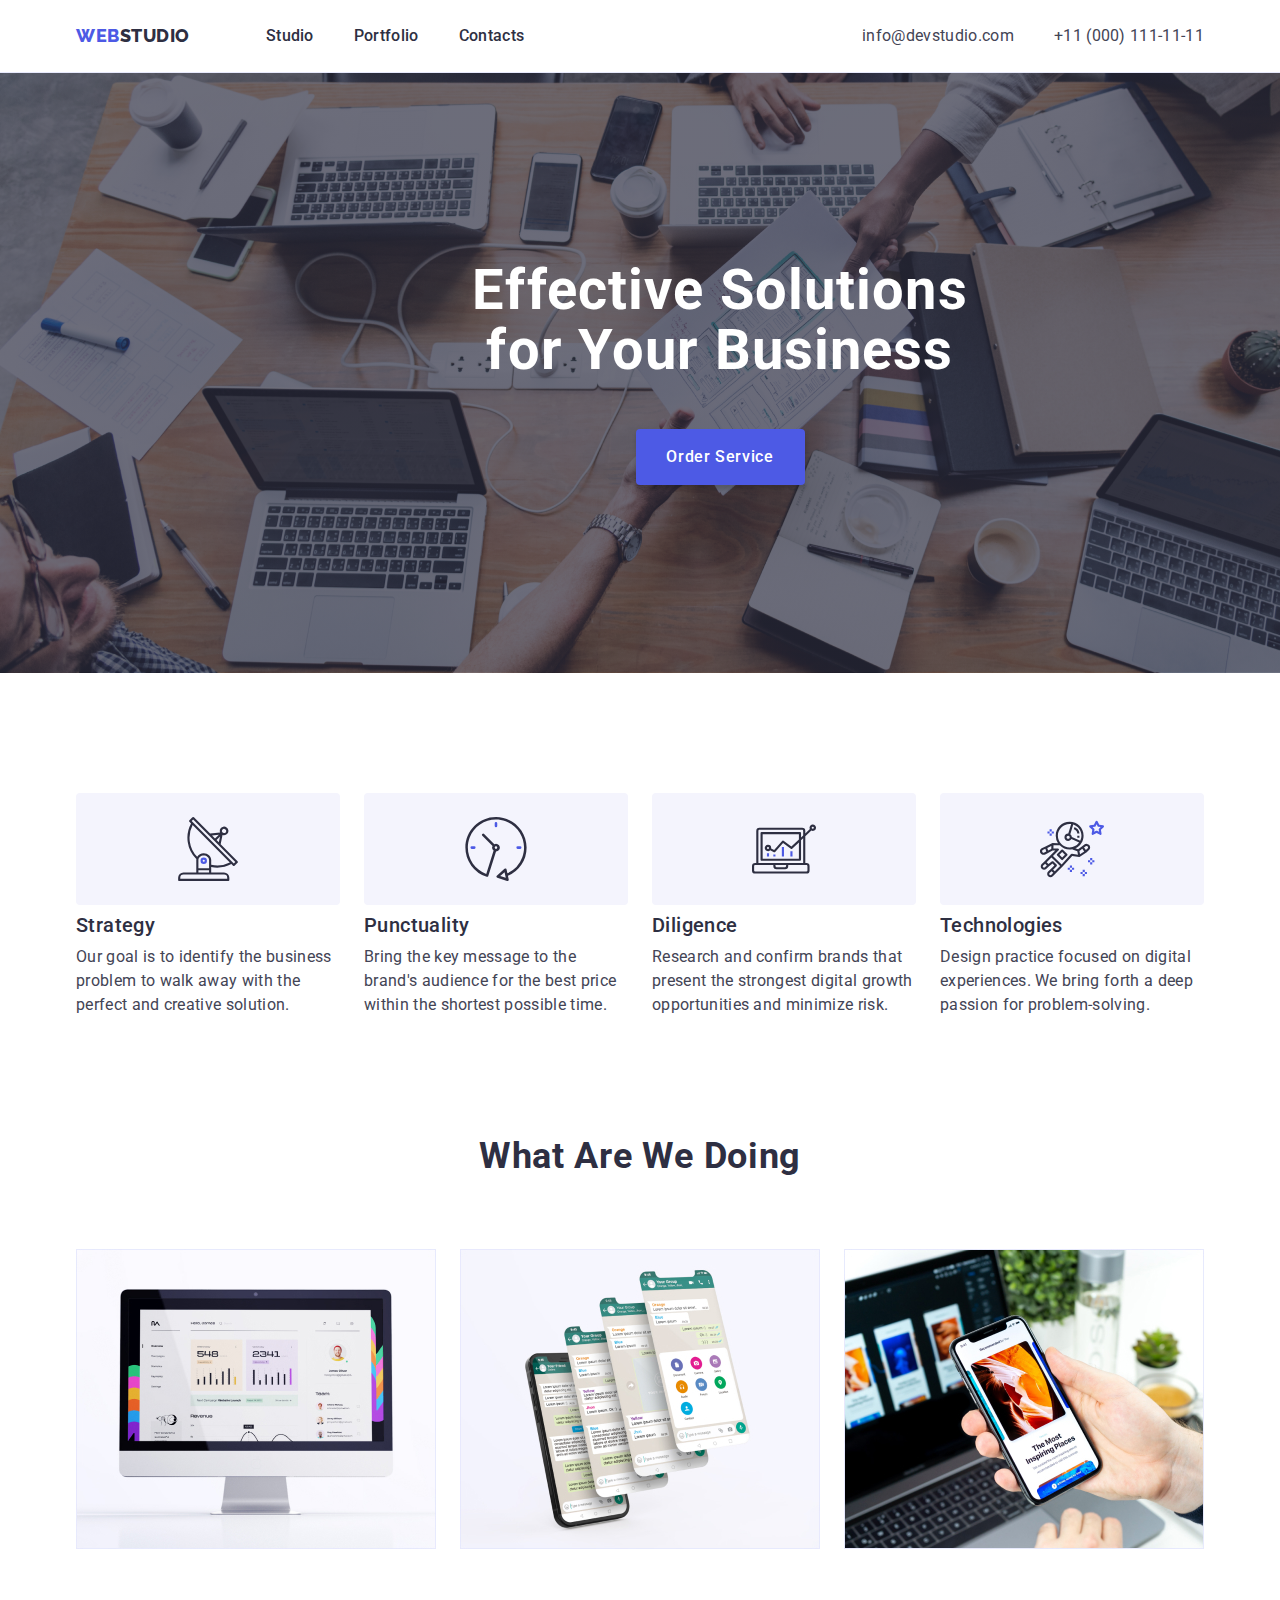
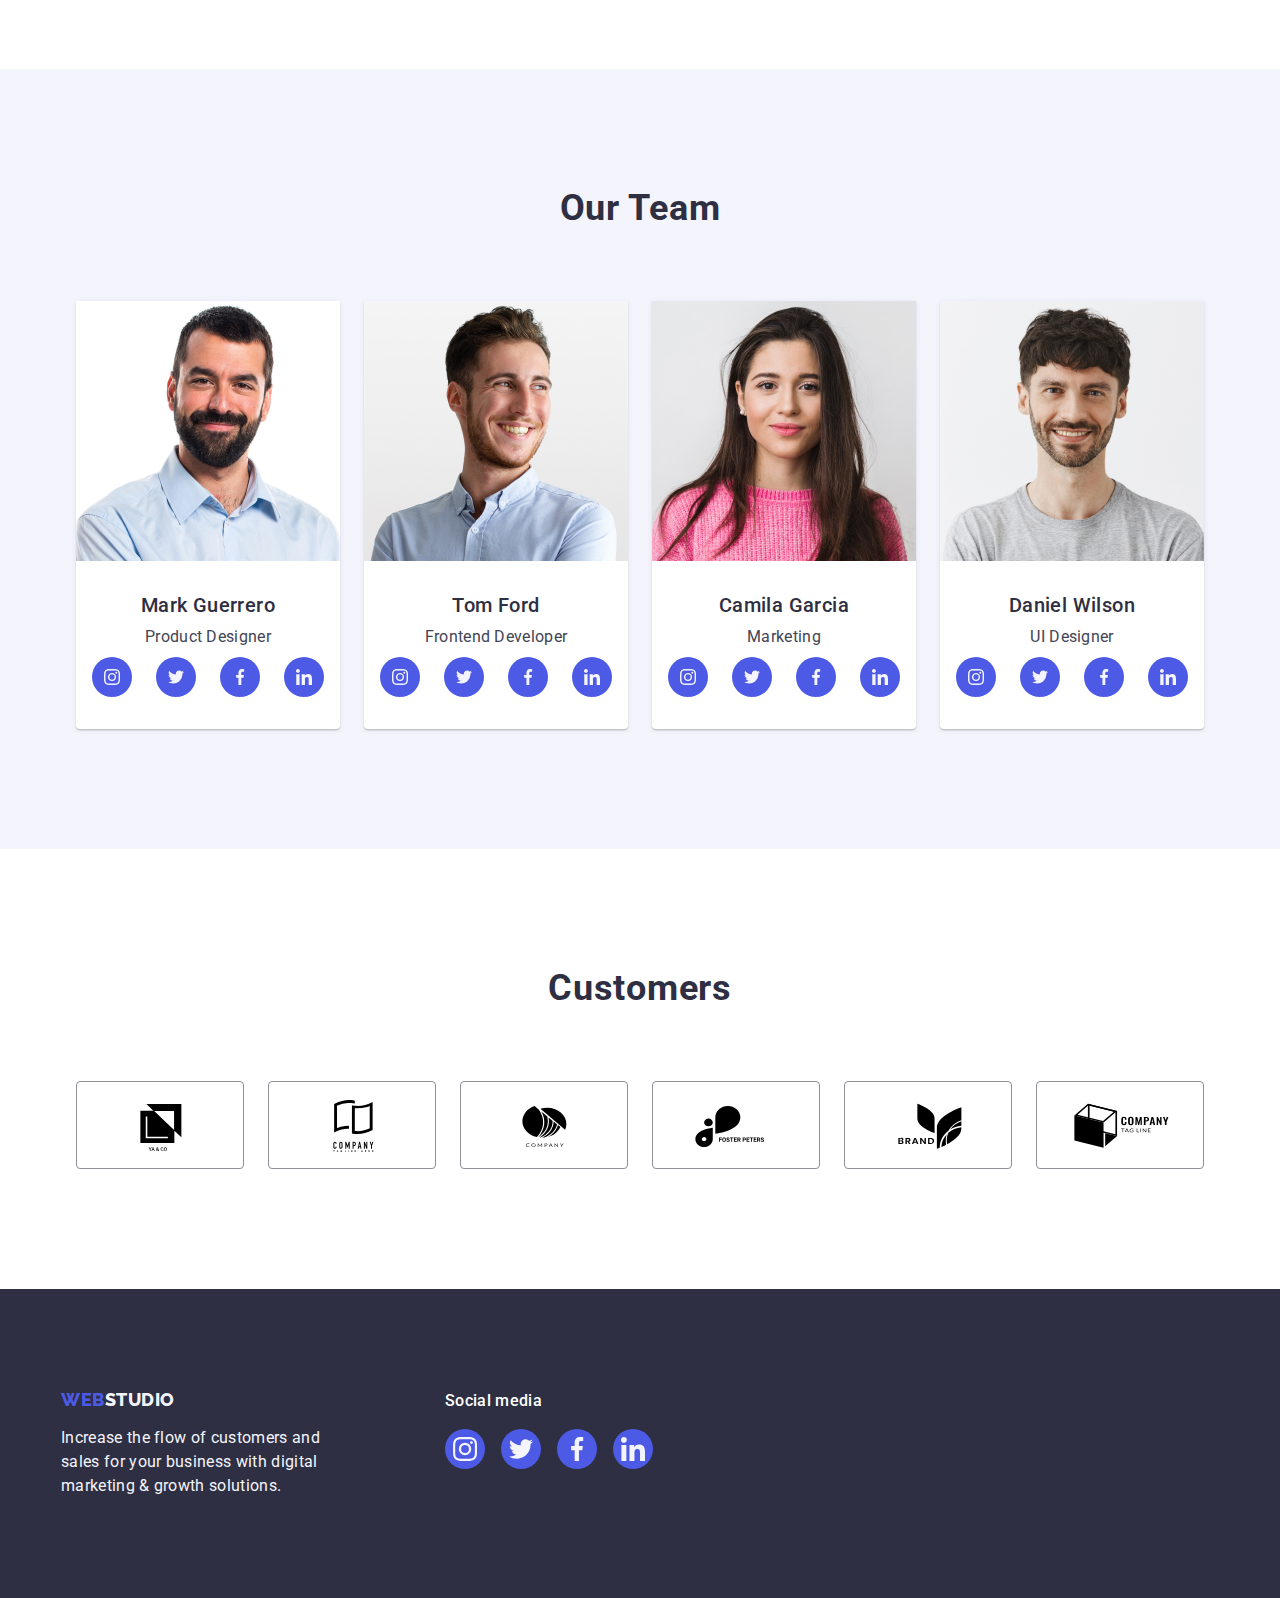
<file: index.html>
<!DOCTYPE html>
<html lang="en">

<head>
    <meta charset="UTF-8">
    <meta http-equiv="X-UA-Compatible" content="IE=edge">
    <meta name="viewport" content="width=device-width, initial-scale=1.0">
    <link rel="preconnect" href="https://fonts.googleapis.com">
    <link rel="preconnect" href="https://fonts.gstatic.com" crossorigin>
    <link href="https://fonts.googleapis.com/css2?family=Raleway:wght@800&family=Roboto:wght@400;500;700&display=swap"
        rel="stylesheet">
    <link rel="stylesheet"
        href="https://cdnjs.cloudflare.com/ajax/libs/modern-normalize/1.0.0/modern-normalize.min.css" />
    <link rel="stylesheet" href="./css/stayl.css">
    <title>Main Page</title>

</head>

<body>
    <header class="header">
        <div class="container header-container">
            <nav class="header-navigation">
                <a class="logo link" href="./index.html">Web<span class="logo-header">Studio</span></a>
                <ul class="header-list list">
                    <li>
                        <a class="link-menu link" href="./index.html">Studio</a>
                    </li>
                    <li>
                        <a class="link-menu link" href="./portfolio.html">Portfolio</a>
                    </li>
                    <li>
                        <a class="link-menu link" href="">Contacts</a>
                    </li>
                </ul>
            </nav>
            <address class="contact">
                <ul class="header-list list">
                    <li>
                        <a class="contact-info link" href="mailto:info@devstudio.com">info@devstudio.com</a>
                    </li>
                    <li>
                        <a class="contact-info link" href="tel:+110001111111">+11 (000) 111-11-11</a>
                    </li>
                </ul>
            </address>
        </div>


    </header>
    <main>
        <section class="title-section">
            <div class="container">
                <h1 class="title-header">
                    Effective Solutions
                    for Your Business
                </h1>
                <button class="button-studio" type="button">Order Service</button>
            </div>
        </section>
        <section class="digital-container">
            <div class="container ">
                <h2 class="digital-title visually-hidden"> Our Goals</h2>
                    <ul class="list digital-element">
                        <li class="digital-list">
                            <div class="digital-icon">
                                <svg width="64" height="64">
                                    <use href="./images/icons.svg#icon-antenna" ></use>
                                </svg>
                            </div>
                            <h3 class="title">Strategy</h3>
                            <p class="digital-text">Our goal is to identify the business
                                problem to walk away with the perfect and creative solution. </p>
                        </li>
                        <li class="digital-list">
                            <div class="digital-icon">
                                <svg width="64" height="64">
                                    <use href="./images/icons.svg#icon-clock"></use>
                                </svg>
                            </div>
                            <h3 class="title">Punctuality</h3>
                            <p class="digital-text">Bring the key message to the brand's audience for the best price within
                                the
                                shortest possible
                                time.</p>
                        </li>
                        <li class="digital-list">
                            <div class="digital-icon">
                                <svg width="64" height="64">
                                    <use href="./images/icons.svg#icon-diagram"></use>
                                </svg>
                            </div>
                            <h3 class="title">Diligence</h3>
                            <p class="digital-text">Research and confirm brands that present the strongest digital growth
                                opportunities and minimize
                                risk.</p>
                        </li>
                        <li class="digital-list">
                            <div class="digital-icon">
                                <svg width="64" height="64">
                                    <use href="./images/icons.svg#icon-astronaut"></use>
                                </svg>
                            </div>
                            <h3 class="title">Technologies</h3>
                            <p class="digital-text">Design practice focused on digital experiences. We bring forth a deep
                                passion for
                                problem-solving.</p>
                        </li>
                    </ul>
                
            </div>
        </section>
        <section class="applications-cotainer">
            <div class="container ">
                <h2 class="applications">What are we doing</h2>
                <ul class="list applications-list">
                    <li class="applications-img">
                        <img src="./images/products(1).jpg" alt="a computer with an open website" width="360"
                            height="300">
                    </li>
                    <li class="applications-img">
                        <img src="./images/products(2).jpg" alt="application on the phone" width="360" height="300">
                    </li>
                    <li class="applications-img">
                        <img src="./images/products(3).jpg" alt="the man holds the phone in his hands" width="360"
                            height="300">
                    </li>
                </ul>
            </div>
        </section>
        <section class="staff staff-container">
            <div class="container">
                <h2 class="applications">Our Team</h2>
                <ul class="list staff-list">
                    <li class="staff-background">
                        <img src="./images/team1.jpg" alt="man with a beard in a blue shirt" width="264" height="260">
                        <div class="staff-information">
                            <h3 class="title staff-name">Mark Guerrero</h3>
                            <p class="staff-text">Product Designer</p>
                            <ul class="staff-soc-list list">
                                <li class="staff-soc-item">
                                    <a class="staff-soc-link link" target="_blank" rel="noopener noreferrer" href="">
                                        <svg class="staff-soc-icon" width="16" height="16">
                                            <use href="./images/icons.svg#icon-instagram-2"></use>
                                        </svg>
                                    </a>
                                </li>
                                <li class="staff-soc-item">
                                    <a class="staff-soc-link link" target="_blank" rel="noopener noreferrer" href="">
                                        <svg class="staff-soc-icon" width="16" height="16">
                                            <use href="./images/icons.svg#icon-twitter-1"></use>
                                        </svg>
                                    </a>
                                </li>
                                <li class="staff-soc-item">
                                    <a class="staff-soc-link link" target="_blank" rel="noopener noreferrer" href="">
                                        <svg class="staff-soc-icon" width="16" height="16">
                                            <use href="./images/icons.svg#icon-facebook-1"></use>
                                        </svg>
                                    </a>
                                </li>
                                <li class="staff-soc-item">
                                    <a class="staff-soc-link link" target="_blank" rel="noopener noreferrer" href="">
                                        <svg class="staff-soc-icon" width="16" height="16">
                                            <use href="./images/icons.svg#icon-linkedin-1"></use>
                                        </svg>
                                    </a>
                                </li>
                            </ul>
                        </div>

                    </li>
                    <li class="staff-background">
                        <img src="./images/team2.jpg" alt="man with a smile in a blue shirt" width="264" height="260">
                        <div class="staff-information">
                            <h3 class="title staff-name">Tom Ford</h3>
                            <p class="staff-text">Frontend Developer</p>
                            <ul class="staff-soc-list list">
                                <li class="staff-soc-item">
                                    <a class="staff-soc-link link" target="_blank" rel="noopener noreferrer" href="">
                                        <svg class="staff-soc-icon" width="16" height="16">
                                            <use href="./images/icons.svg#icon-instagram-2"></use>
                                        </svg>
                                    </a>
                                </li>
                                <li class="staff-soc-item">
                                    <a class="staff-soc-link link" target="_blank" rel="noopener noreferrer" href="">
                                        <svg class="staff-soc-icon" width="16" height="16">
                                            <use href="./images/icons.svg#icon-twitter-1"></use>
                                        </svg>
                                    </a>
                                </li>
                                <li class="staff-soc-item">
                                    <a class="staff-soc-link link" target="_blank" rel="noopener noreferrer" href="">
                                        <svg class="staff-soc-icon" width="16" height="16">
                                            <use href="./images/icons.svg#icon-facebook-1"></use>
                                        </svg>
                                    </a>
                                </li>
                                <li class="staff-soc-item">
                                    <a class="staff-soc-link link" target="_blank" rel="noopener noreferrer" href="">
                                        <svg class="staff-soc-icon" width="16" height="16">
                                            <use href="./images/icons.svg#icon-linkedin-1"></use>
                                        </svg>
                                    </a>
                                </li>
                            </ul>
                        </div>

                    </li>
                    <li class="staff-background">
                        <img src="./images/team3.jpg" alt="beautiful girl in a pink sweater" width="264" height="260">
                        <div class="staff-information">
                            <h3 class="title staff-name">Camila Garcia</h3>
                            <p class="staff-text">Marketing</p>
                            <ul class="staff-soc-list list">
                                <li class="staff-soc-item">
                                    <a class="staff-soc-link link" target="_blank" rel="noopener noreferrer" href="">
                                        <svg class="staff-soc-icon" width="16" height="16">
                                            <use href="./images/icons.svg#icon-instagram-2"></use>
                                        </svg>
                                    </a>
                                </li>
                                <li class="staff-soc-item">
                                    <a class="staff-soc-link link" target="_blank" rel="noopener noreferrer" href="">
                                        <svg class="staff-soc-icon" width="16" height="16">
                                            <use href="./images/icons.svg#icon-twitter-1"></use>
                                        </svg>
                                    </a>
                                </li>
                                <li class="staff-soc-item">
                                    <a class="staff-soc-link link" target="_blank" rel="noopener noreferrer" href="">
                                        <svg class="staff-soc-icon" width="16" height="16">
                                            <use href="./images/icons.svg#icon-facebook-1"></use>
                                        </svg>
                                    </a>
                                </li>
                                <li class="staff-soc-item">
                                    <a class="staff-soc-link link" target="_blank" rel="noopener noreferrer" href="">
                                        <svg class="staff-soc-icon" width="16" height="16">
                                            <use href="./images/icons.svg#icon-linkedin-1"></use>
                                        </svg>
                                    </a>
                                </li>
                            </ul>
                        </div>

                    </li>
                    <li class="staff-background">
                        <img src="./images/team4.jpg" alt="man in a gray T-shirt" width="264" height="260">
                        <div class="staff-information">
                            <h3 class="title staff-name">Daniel Wilson</h3>
                            <p class="staff-text">UI Designer</p>
                            <ul class="staff-soc-list list">
                                <li class="staff-soc-item">
                                    <a class="staff-soc-link link" target="_blank" rel="noopener noreferrer" href="">
                                        <svg class="staff-soc-icon" width="16" height="16">
                                            <use href="./images/icons.svg#icon-instagram-2"></use>
                                        </svg>
                                    </a>
                                </li>
                                <li class="staff-soc-item">
                                    <a class="staff-soc-link link" target="_blank" rel="noopener noreferrer" href="">
                                        <svg class="staff-soc-icon" width="16" height="16">
                                            <use href="./images/icons.svg#icon-twitter-1"></use>
                                        </svg>
                                    </a>
                                </li>
                                <li class="staff-soc-item">
                                    <a class="staff-soc-link link" target="_blank" rel="noopener noreferrer" href="">
                                        <svg class="staff-soc-icon" width="16" height="16">
                                            <use href="./images/icons.svg#icon-facebook-1"></use>
                                        </svg>
                                    </a>
                                </li>
                                <li class="staff-soc-item">
                                    <a class="staff-soc-link link" target="_blank" rel="noopener noreferrer" href="">
                                        <svg class="staff-soc-icon" width="16" height="16">
                                            <use href="./images/icons.svg#icon-linkedin-1"></use>
                                        </svg>
                                    </a>
                                </li>
                            </ul>
                        </div>
                    </li>
                </ul>
            </div>
        </section>
        <section class="customers">
            <div class="container">
                <h2 class="applications">Customers</h2>
                <ul class="customers-list list">
                    <li class="customers-item">
                        <a class="customers-link link" href="">
                            <svg class="customers-icon" width="104" height="56" >
                                <use href="./images/icons.svg#icon-yaco"></use>
                            </svg>
                        </a>
                    </li>
                    <li class="customers-item">
                        <a class="customers-link link" href="">
                            <svg class="customers-icon" width="104" height="56">
                                <use href="./images/icons.svg#icon-tagline"></use>
                            </svg>
                        </a>
                    </li>
                    <li class="customers-item">
                        <a class="customers-link link" href="">
                            <svg class="customers-icon" width="104" height="56">
                                <use href="./images/icons.svg#icon-company1"></use>
                            </svg>
                        </a>
                    </li>
                    <li class="customers-item">
                        <a class="customers-link link" href="">
                            <svg class="customers-icon" width="104" height="56">
                                <use href="./images/icons.svg#icon-foster"></use>
                            </svg>
                        </a>
                    </li>
                    <li class="customers-item">
                        <a class="customers-link link" href="">
                            <svg class="customers-icon" width="104" height="56">
                                <use href="./images/icons.svg#icon-brand"></use>
                            </svg>
                        </a>
                    </li>
                    <li class="customers-item">
                        <a class="customers-link link" href="">
                            <svg class="customers-icon" width="104" height="56">
                                <use href="./images/icons.svg#icon-company"></use>
                            </svg>
                        </a>
                    </li>
                </ul>
            </div>
        </section>
    </main>
    <footer class="footer ">
        <div class="container footer-container">
            <div class="footer-logo-box">
                <a class="logo-footer link" href="./index.html">Web<span class="logo-footer-part">Studio</span></a>
                <p class="footer-content">Increase the flow of customers and sales for your business with digital
                    marketing
                    &
                    growth solutions.</p>
            </div>
            <div class="footer-soc-media">
                <p class="footer-media">Social media</p>

                <ul class="footer-soc-list list">
                    <li class="footer-soc-item">
                        <a class="footer-soc-link link" target="_blank" rel="noopener noreferrer" href="">
                            <svg class="footer-soc-icon" width="24" height="24">
                                <use href="./images/icons.svg#icon-instagram-2"></use>
                            </svg>
                        </a>
                    </li>
                    <li class="footer-soc-item">
                        <a class="footer-soc-link link" target="_blank" rel="noopener noreferrer" href="">
                            <svg class="footer-soc-icon" width="24" height="24">
                                <use href="./images/icons.svg#icon-twitter-1"></use>
                            </svg>
                        </a>
                    </li>
                    <li class="footer-soc-item">
                        <a class="footer-soc-link link" target="_blank" rel="noopener noreferrer" href="">
                            <svg class="footer-soc-icon" width="24" height="24">
                                <use href="./images/icons.svg#icon-facebook-1"></use>
                            </svg>
                        </a>
                    </li>
                    <li class="footer-soc-item">
                        <a class="footer-soc-link link" target="_blank" rel="noopener noreferrer" href="">
                            <svg class="footer-soc-icon" width="24" height="24">
                                <use href="./images/icons.svg#icon-linkedin-1"></use>
                            </svg>
                        </a>
                    </li>
                </ul>
            </div>
        </div>
    </footer>

</body>

</html>
</file>
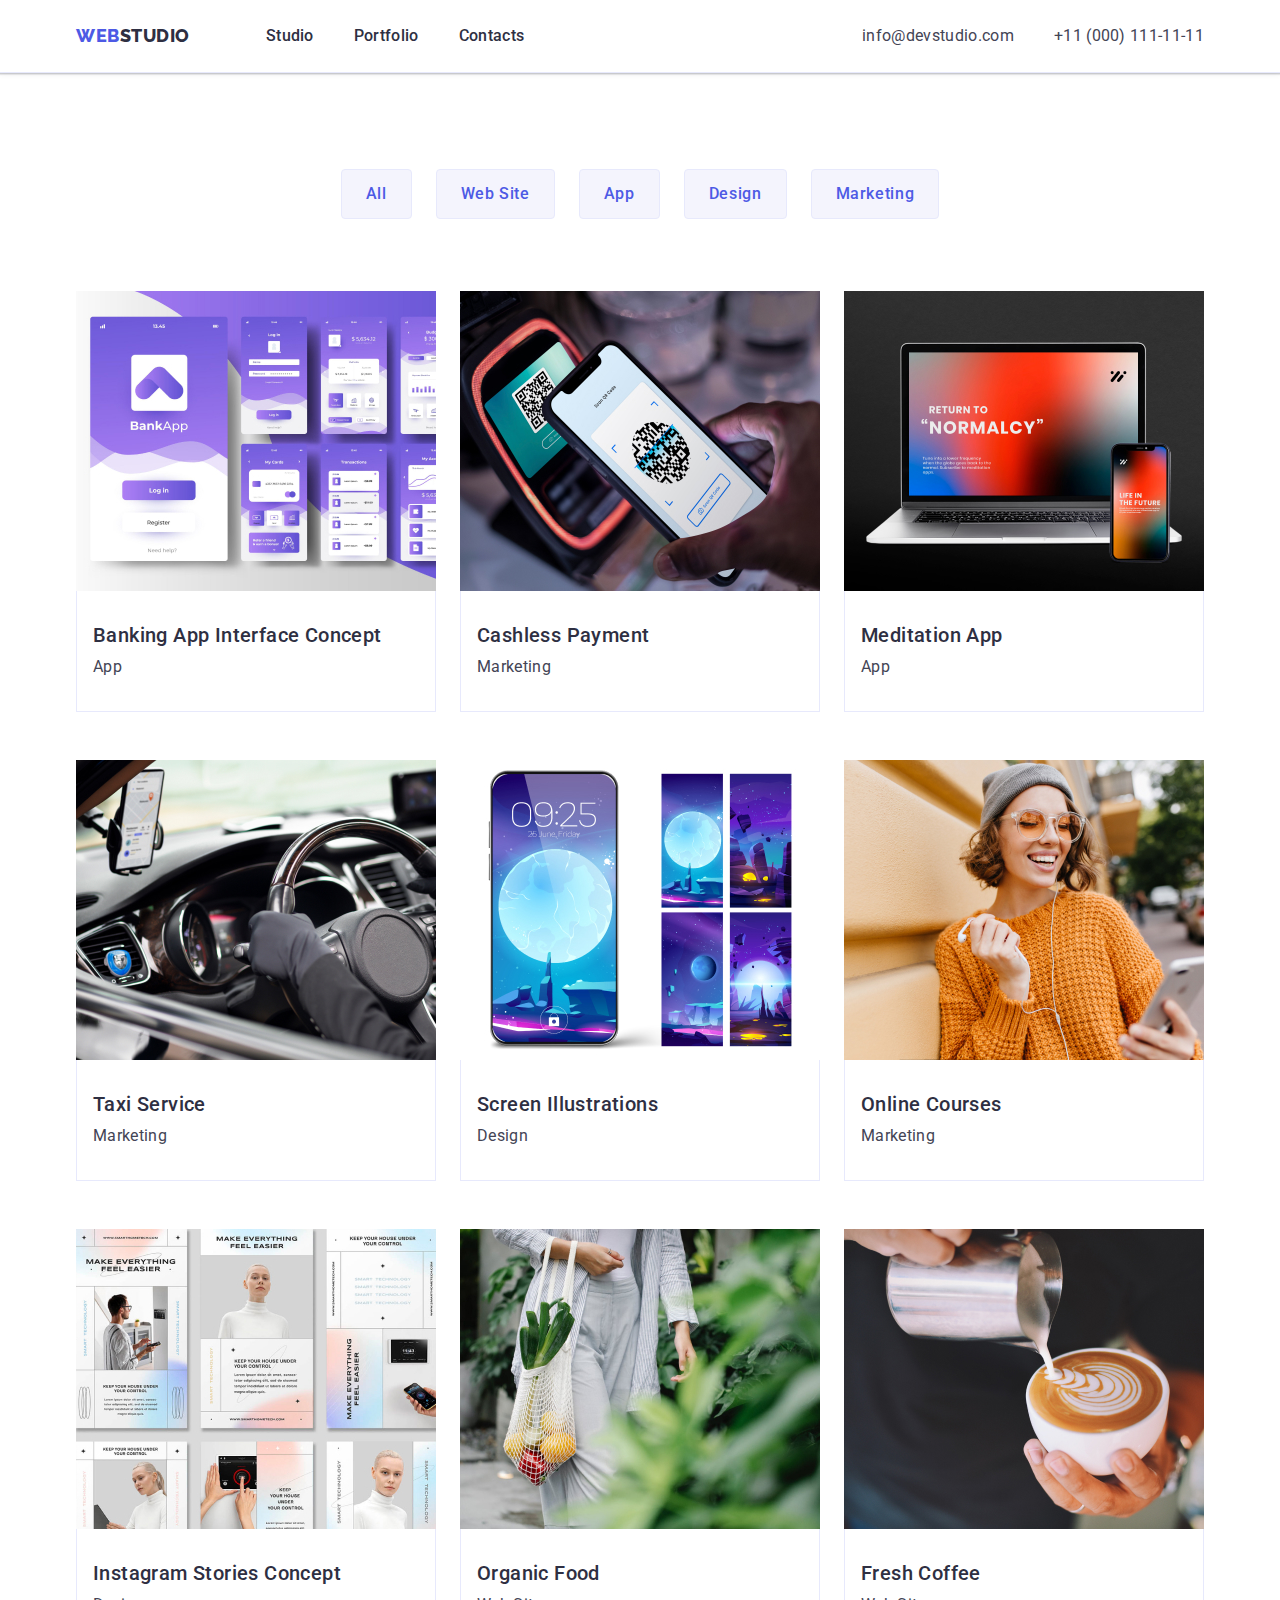
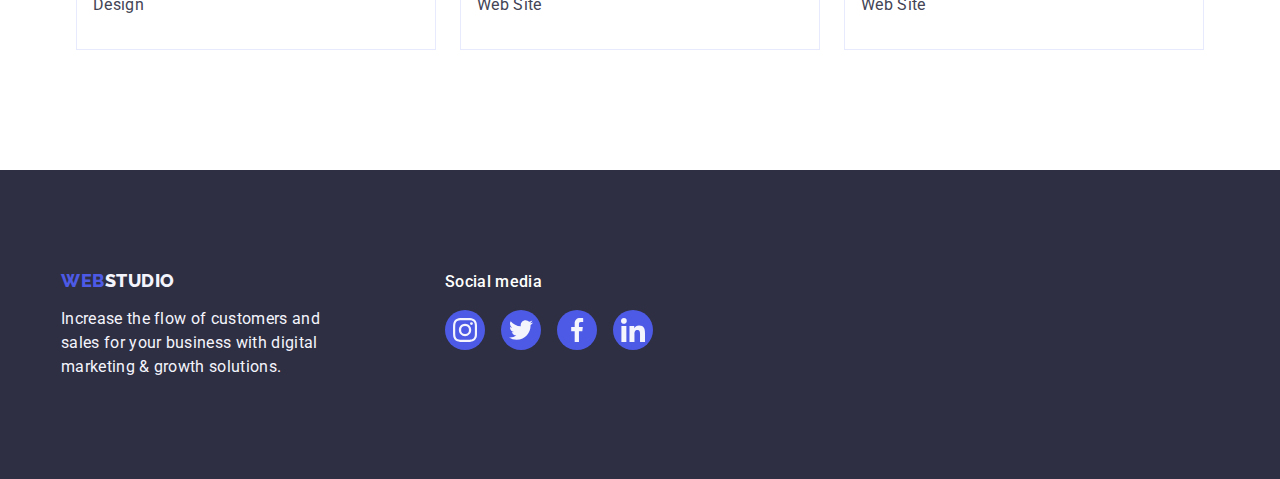
<file: portfolio.html>
<!DOCTYPE html>
<html lang="en">

<head>
    <meta charset="UTF-8">
    <meta http-equiv="X-UA-Compatible" content="IE=edge">
    <meta name="viewport" content="width=device-width, initial-scale=1.0">
    <link rel="preconnect" href="https://fonts.googleapis.com">
    <link rel="preconnect" href="https://fonts.gstatic.com" crossorigin>
    <link href="https://fonts.googleapis.com/css2?family=Raleway:wght@800&family=Roboto:wght@400;500;700&display=swap"
        rel="stylesheet">
    <link rel="stylesheet"
        href="https://cdnjs.cloudflare.com/ajax/libs/modern-normalize/1.0.0/modern-normalize.min.css" />
    <link rel="stylesheet" href="./css/stayl.css">
    <title>Portfolio</title>
</head>

<body>
    <header class="header">
        <div class="container header-container">
            <nav class="header-navigation">
                <a class="logo link" href="./index.html">Web<span class="logo-header">Studio</span></a>
                <ul class="header-list list">
                    <li>
                        <a class="link-menu link" href="./index.html">Studio</a>
                    </li>
                    <li>
                        <a class="link-menu link" href="./portfolio.html">Portfolio</a>
                    </li>
                    <li>
                        <a class="link-menu link" href="">Contacts</a>
                    </li>
                </ul>
            </nav>
            <address class="contact">
                <ul class="header-list list">
                    <li>
                        <a class="contact-info link" href="mailto:info@devstudio.com">info@devstudio.com</a>
                    </li>
                    <li>
                        <a class="contact-info link" href="tel:+110001111111">+11 (000) 111-11-11</a>
                    </li>
                </ul>
            </address>
        </div>
    </header>
    <main>
        <section class="portfolio-section">
            <div class="container">
                <h1 class="visually-hidden">Filter</h1>
                <ul class="list button-list">
                    <li>
                        <button class="button-portfolio" type="button">All</button>
                    </li>
                    <li>
                        <button class="button-portfolio" type="button">Web Site</button>
                    </li>
                    <li>
                        <button class="button-portfolio" type="button">App</button>
                    </li>
                    <li>
                        <button class="button-portfolio" type="button">Design</button>
                    </li>
                    <li>
                        <button class="button-portfolio" type="button">Marketing</button>
                    </li>
                </ul>

                <ul class="list programs-list">
                    <li class="programs">
                        <a class="link programs-link" href="">
                            <img src="./images/portfolio1.jpg" alt="application" width="360" height="300">
                            <div class="projects">
                                <h2 class="projects-name">Banking App Interface Concept</h2>
                                <p class="projects-tipe">App</p>
                            </div>
                        </a>
                    </li>
                    <li class="programs">
                        <a class="link programs-link" href="">
                            <img src="./images/portfolio2.jpg" alt="application" width="360" height="300">
                            <div class="projects">
                                <h2 class="projects-name">Cashless Payment</h2>
                                <p class="projects-tipe">Marketing</p>
                            </div>
                        </a>
                    </li>
                    <li class="programs">
                        <a class="link programs-link" href="">
                            <img src="./images/portfolio3.jpg" alt="application" width="360" height="300">
                            <div class="projects">
                                <h2 class="projects-name">Meditation App</h2>
                                <p class="projects-tipe">App</p>
                            </div>
                        </a>
                    </li>
                    <li class="programs">
                        <a class="link programs-link" href="">
                            <img src="./images/portfolio4.jpg" alt="application" width="360" height="300">
                            <div class="projects">
                                <h2 class="projects-name">Taxi Service</h2>
                                <p class="projects-tipe">Marketing</p>
                            </div>
                        </a>
                    </li>
                    <li class="programs">
                        <a class="link programs-link" href="">
                            <img src="./images/portfolio5.jpg" alt="application" width="360" height="300">
                            <div class="projects">
                                <h2 class="projects-name">Screen Illustrations</h2>
                                <p class="projects-tipe">Design</p>
                            </div>

                        </a>
                    </li>
                    <li class="programs programs-link">
                        <a class="link programs-link" href="">
                            <img src="./images/portfolio6.jpg" alt="application" width="360" height="300">
                            <div class="projects">
                                <h2 class="projects-name">Online Courses</h2>
                                <p class="projects-tipe">Marketing</p>
                            </div>
                        </a>
                    </li>
                    <li class="programs programs-link">
                        <a class="link programs-link" href="">
                            <img src="./images/portfolio7.jpg" alt="application" width="360" height="300">
                            <div class="projects">
                                <h2 class="projects-name">Instagram Stories Concept</h2>
                                <p class="projects-tipe">Design</p>
                            </div>
                        </a>
                    </li>
                    <li class="programs programs-link">
                        <a class="link programs-link" href="">
                            <img src="./images/portfolio8.jpg" alt="application" width="360" height="300">
                            <div class="projects">
                                <h2 class="projects-name">Organic Food</h2>
                                <p class="projects-tipe">Web Site</p>
                            </div>
                        </a>
                    </li>
                    <li class="programs programs-link">
                        <a class="link programs-link" href="">
                            <img src="./images/portfolio9.jpg" alt="application" width="360" height="300">
                            <div class="projects">
                                <h2 class="projects-name">Fresh Coffee</h2>
                                <p class="projects-tipe">Web Site</p>
                            </div>
                        </a>
                    </li>
                </ul>
            </div>
        </section>
    </main>

    <footer class="footer ">
        <div class="container footer-container">
            <div class="footer-logo-box">
                <a class="logo-footer link" href="./index.html">Web<span class="logo-footer-part">Studio</span></a>
                <p class="footer-content">Increase the flow of customers and sales for your business with digital
                    marketing
                    &
                    growth solutions.</p>
            </div>
            <div class="footer-soc-media">
                <p class="footer-media">Social media</p>

                <ul class="footer-soc-list list">
                    <li class="footer-soc-item">
                        <a class="footer-soc-link link" target="_blank" rel="noopener noreferrer" href="">
                            <svg class="footer-soc-icon" width="24" height="24">
                                <use href="./images/icons.svg#icon-instagram-2"></use>
                            </svg>
                        </a>
                    </li>
                    <li class="footer-soc-item">
                        <a class="footer-soc-link link" target="_blank" rel="noopener noreferrer" href="">
                            <svg class="footer-soc-icon" width="24" height="24">
                                <use href="./images/icons.svg#icon-twitter-1"></use>
                            </svg>
                        </a>
                    </li>
                    <li class="footer-soc-item">
                        <a class="footer-soc-link link" target="_blank" rel="noopener noreferrer" href="">
                            <svg class="footer-soc-icon" width="24" height="24">
                                <use href="./images/icons.svg#icon-facebook-1"></use>
                            </svg>
                        </a>
                    </li>
                    <li class="footer-soc-item">
                        <a class="footer-soc-link link" target="_blank" rel="noopener noreferrer" href="">
                            <svg class="footer-soc-icon" width="24" height="24">
                                <use href="./images/icons.svg#icon-linkedin-1"></use>
                            </svg>
                        </a>
                    </li>
                </ul>
            </div>
        </div>
    </footer>
</body>

</html>
</file>
<file: css/stayl.css>
:root {
    --color-primary-brand: #4D5AE5;
    --color-pressed-state: #404BBF;
    --color-dark: #2E2F42;
    --color-success: #31D0AA;
    --color-text: #434455;
    --color-subtle-text: #8E8F99;
    --color-accent: #E7E9FC;
    --color-light: #F4F4FD;
    --color-model-overlay: #2E2F42;
    --color-hero-background: #2E2F42;
    --color-white-background: #FFFFFF;
    --color-model-background: #FCFCFC;

}

p,
h1,
h2,
h3,
h4,
h5,
h6 {
    margin: 0px;
}

ul,
ol {
    margin: 0;
    padding: 0;
}

* {
    box-sizing: border-box;
}

img {
    display: block;
    max-width: 100%;
    height: auto;
}

body {
    font-family: "Roboto", sans-serif;
    color: var(--color-text);
    background-color: var(--color-white-background);
}

.container {
    width: 1158px;
    margin: 0 auto;
    padding: 0 15px;
}

.header {
    border-bottom: 1px solid #E7E9FC;
    padding-top: 24px;
    padding-bottom: 24px;
    box-shadow: 0px 2px 1px rgba(46, 47, 66, 0.08), 0px 1px 1px rgba(46, 47, 66, 0.16), 0px 1px 6px rgba(46, 47, 66, 0.08);;
}

.header-container {
    display: flex;
    align-items: center;
    padding: 0 15px;
}

.header-navigation {
    display: flex;
    align-items: center;
}

.logo {
    font-family: 'Raleway', sans-serif;
    font-weight: 800;
    font-size: 18px;
    line-height: 1.17;
    letter-spacing: 0.03em;
    text-transform: uppercase;
    color: var(--color-primary-brand);
    margin-right: 76px;
    display: block;

}

.logo-header {
    color: var(--color-dark);
}

.header-list {
    display: flex;
    gap: 40px;
}

.list {
    list-style: none;
}

.link {
    text-decoration: none;
}


.title-section {
    background-color: var(--color-hero-background);
    padding: 188px 0;
    background-image: linear-gradient(rgba(46, 47, 66, 0.7), rgba(46, 47, 66, 0.7)),url(../images/people-office.jpg);
    background-repeat: no-repeat;
    background-size: cover;
    background-position: center;
    min-width: 1440px;
}

.title-header {
    font-size: 56px;
    line-height: 1.07;
    text-align: center;
    letter-spacing: 0.02em;
    color: #FFFFFF;
    max-width: 496px;
    margin: 0 auto;

}

.button-studio {
    cursor: pointer;
    display: block;
    min-width: 169px;
    height: 56px;
    background-color: #4D5AE5;
    font-family: "Roboto", sans-serif;
    font-weight: 500;
    font-size: 16px;
    line-height: 1.5;
    color: #FFFFFF;
    letter-spacing: 0.04em;
    box-shadow: 0px 4px 4px rgba(0, 0, 0, 0.15);
    border: none;
    border-radius: 4px;
    margin: 0 auto;
    margin-top: 48px;

}

.button-studio:hover,
.button-studio:focus {
    background-color: var(--color-pressed-state);
    cursor: pointer;
}

.title {
    font-weight: 500;
    font-size: 20px;
    line-height: 1.2;
    letter-spacing: 0.02em;
    color: var(--color-dark);
    margin-bottom: 8px;
}

.digital-container {
    padding-top: 120px;
    padding-bottom: 120px;

}

.digital-box{
    
}

.digital-element {
    display: flex;
    gap: 24px;
}

.digital-list {
    flex-basis: calc((100% - 72px) / 4);
}

.digital-icon {
    background-color: var(--color-light);
    width: 264px;
    height: 112px;
    border-radius: 4px;
    margin-bottom: 8px;
    display: flex;
    justify-content: center;
    align-items: center;

}


.digital-text {
    font-style: 16px;
    line-height: 1.5;
    letter-spacing: 0.02em;
    color: var(--color-text);
}


.applications-cotainer {
    padding-bottom: 120px;
}

.applications {
    margin-bottom: 72px;
    font-size: 36px;
    line-height: 1.11;
    text-align: center;
    letter-spacing: 0.02em;
    text-transform: capitalize;
    color: var(--color-dark);
}

.applications-list {
    display: flex;
    gap: 24px;
}

.applications-img {
    flex-basis: calc((100% - 3 * 16px) / 3)
}

/* ---------------------------STAFF------------------------------ */

.staff-container {
    padding-top: 120px;
    padding-bottom: 120px;
}

.staff {
    background-color: var(--color-light);
}

.staff-list {
    display: flex;
    gap: 24px;
}

.staff-background {
    background-color: var(--color-white-background);
    flex-basis: calc((100% - 72px) / 4);
    border-radius: 0px 0px 4px 4px;
    box-shadow: 0px 1px 6px rgba(46, 47, 66, 0.08), 0px 1px 1px rgba(46, 47, 66, 0.16), 0px 2px 1px rgba(46, 47, 66, 0.08);;

}

.staff-information {
    padding: 32px 16px;
    ;
    display: block;
}

.staff-name {
    text-align: center;
    margin-bottom: 8px;
}

.staff-text {
    font-style: 16px;
    line-height: 1.5;
    letter-spacing: 0.02em;
    color: var(--color-text);
    text-align: center;
    margin-bottom: 8px;
}

.staff-soc-list {
    display: flex;
    justify-content: center;
    gap: 24px;
}

.staff-soc-item {
    width: 40px;
    height: 40px;
}

.staff-soc-link {
    width: 100%;
    height: 100%;
    background-color: var(--color-primary-brand);
    border-radius: 50%;
    display: flex;
    align-items: center;
    justify-content: center;

}

.staff-soc-link:hover,
.staff-soc-link:focus {
    background-color: var(--color-pressed-state);
}

.staff-soc-icon {
    fill:var(--color-light);
}

/* ---------------------------CUSTOMERS------------------------------ */

.customers {
    padding-top: 120px;
    padding-bottom: 120px;
}

.customers-list {
    display: flex;
    gap: 24px;
}

.customers-item {
    width: 168px;
    height: 88px;
}

.customers-link {
    width: 100%;
    height: 100%;
    border: 1px solid #8E8F99;
    border-radius: 4px;
    display: flex;
    align-items: center;
    justify-content: center;
    color: var(--color-subtle-text);

}

.customers-link:hover,
.customers-link:focus {
    border-color: var(--color-pressed-state);
    color: var(--color-pressed-state);
    fill: currentColor;
}

.customers-icon {   
    width: 104px;
    height: 56px;
}

/* ---------------------------Portfolio------------------------------ */


.link-menu {
    font-weight: 500;
    font-size: 16px;
    line-height: 1.5;
    letter-spacing: 0.02em;
    color: var(--color-model-overlay);
    padding-top: 24px;
    padding-bottom: 24px;
}

.link-menu:hover,
.link-menu:focus {
    color: var(--color-pressed-state);
}

.portfolio-section {
    padding: 96px 0 120px;
}

.button-list {
    display: flex;
    justify-content: center;
    gap: 24px;
    margin-bottom: 72px
}

.button-portfolio {
    font-family: "Roboto", sans-serif;
    font-weight: 500;
    font-size: 16px;
    line-height: 1.5;
    letter-spacing: 0.04em;
    color: var(--color-primary-brand);
    background-color: var(--color-light);
    cursor: pointer;

    border-radius: 4px;
    padding: 12px 24px;
    border: 1px solid var(--color-accent)
}


.button-portfolio:hover,
.button-portfolio:focus {
    color: var(--color-white-background);
    background-color: var(--color-pressed-state);
    border: 1px solid transparent;
    box-shadow: 0px 3px 1px rgba(0, 0, 0, 0.1), 0px 2px 1px rgba(0, 0, 0, 0.08), 0px 2px 2px rgba(0, 0, 0, 0.12);
}

.contact {
    font-style: normal;
    display: flex;
    margin-left: auto;

}

.contact-info {
    font-size: 16px;
    letter-spacing: 0.02em;
    line-height: 1.5;
    color: var(--color-text);

}

.contact-info:hover,
.contact-info:focus {
    color: var(--color-pressed-state);
}

.programs-container {
    padding-bottom: 120px;
}

.programs-list {
    display: flex;
    flex-wrap: wrap;
    column-gap: 24px;
    row-gap: 48px;
}

.programs {
    width: calc((100% - 48px) / 3)
}

.projects {
    padding: 32px 16px 32px 16px;
    border: 1px solid var(--color-accent);
    border-top: none;
}

.programs-link{
    display: block;
}

.programs-link:hover,
.programs-link:focus{
    box-shadow: 0px 1px 6px rgba(46, 47, 66, 0.08), 0px 1px 1px rgba(46, 47, 66, 0.16), 0px 2px 1px rgba(46, 47, 66, 0.08);
}


.projects-name {
    font-weight: 500;
    font-size: 20px;
    line-height: 1.2;
    letter-spacing: 0.02em;
    color: var(--color-dark);
    margin-bottom: 8px;

}

.projects-tipe {
    font-style: 16px;
    line-height: 1.5;
    letter-spacing: 0.02em;
    color: var(--color-text);
}

/* ---------------------------FOOTER------------------------------ */

.footer {
    background-color: var(--color-hero-background);
}

.footer-container {
    display: flex;
    align-items: baseline;
    padding: 100px 0;
}

.logo-footer {
    font-family: 'Raleway', sans-serif;
    font-weight: 800;
    font-size: 18px;
    line-height: 1.17;
    letter-spacing: 0.03em;
    text-transform: uppercase;
    color: var(--color-primary-brand);
    display: inline-block;
    margin-bottom: 16px;
}

.logo-footer-part {
    color: var(--color-light);
}

.footer-content {
    max-width: 264px;
    font-weight: 400;
    font-size: 16px;
    line-height: 1.5;
    letter-spacing: 0.02em;
    color: var(--color-light);
}

.visually-hidden {
    position: absolute;
    white-space: nowrap;
    width: 1px;
    height: 1px;
    overflow: hidden;
    border: 0;
    padding: 0;
    clip: rect(0 0 0 0);
    clip-path: inset(50%);
    margin: -1px;
}

.footer-logo-box {
    margin-right: 120px;
}

.footer-soc-media {
    flex-direction: column;
    display: flex;

}

.footer-media {
    font-family: 'Roboto';
    font-style: normal;
    font-weight: 500;
    font-size: 16px;
    line-height: 1.5;
    letter-spacing: 0.02em;
    color: var(--color-white-background);
    margin-bottom: 16px;
}

.footer-soc-list {
    display: flex;
    justify-content: center;
    gap: 16px;
}

.footer-soc-item {
    width: 40px;
    height: 40px;
}

.footer-soc-link {
    width: 100%;
    height: 100%;
    background-color: var(--color-primary-brand);
    border-radius: 50%;
    display: flex;
    text-align: center;
    justify-content: center;
    align-items: center;
}

.footer-soc-link:hover,
.footer-soc-link:focus {
    background-color: var(--color-success);
}

.footer-soc-icon {
    fill: var(--color-light);
}
</file>
